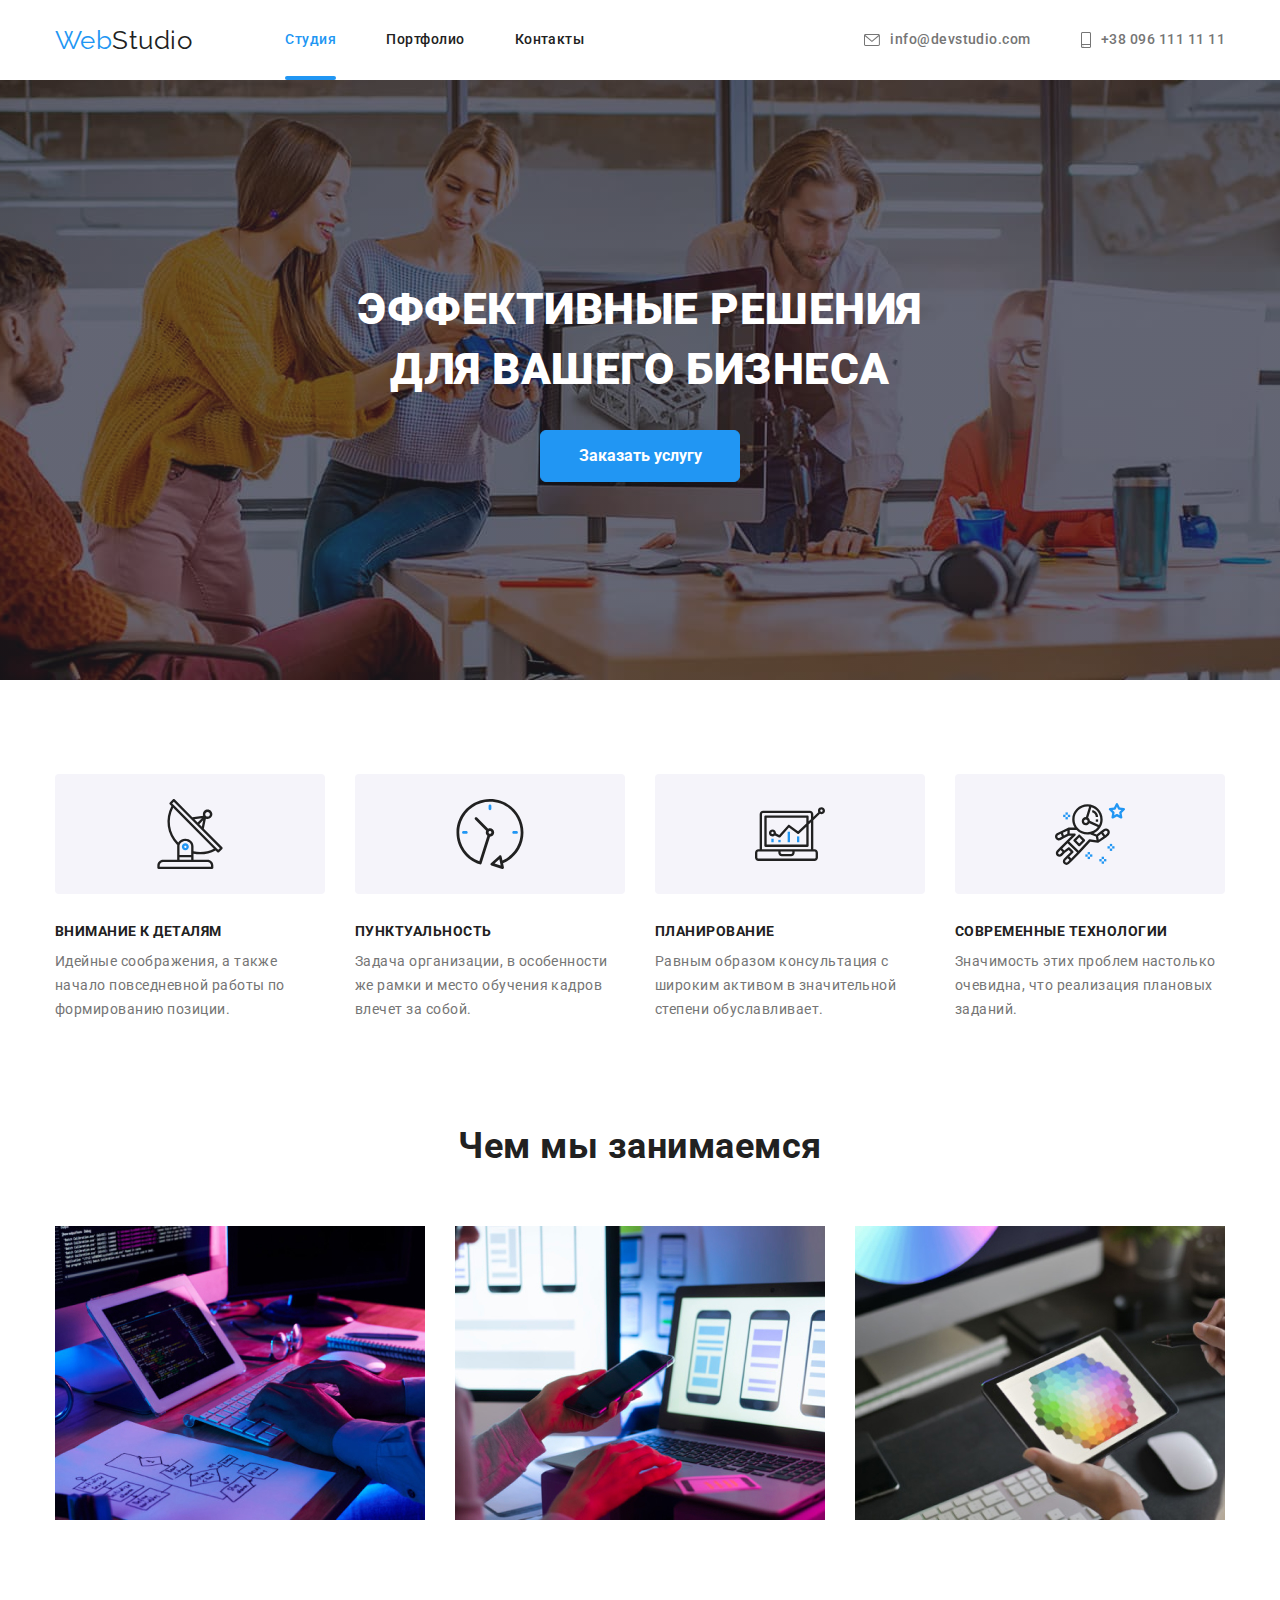
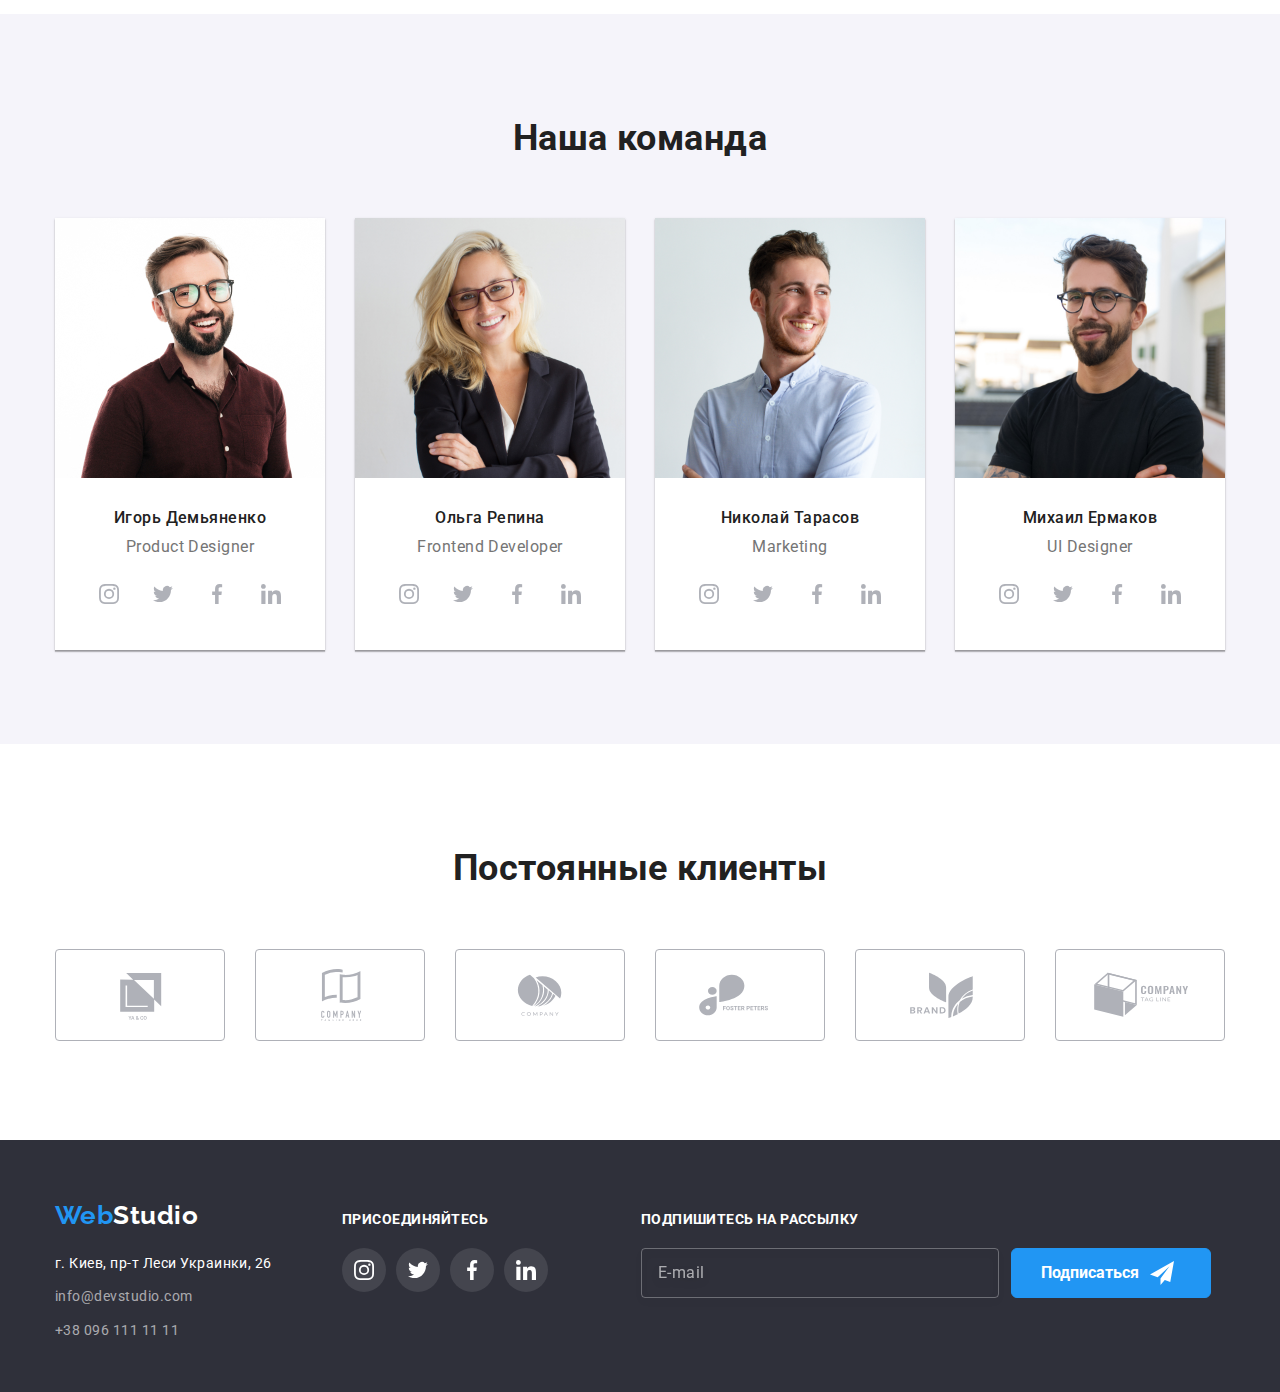
<file: index.html>
<!DOCTYPE html>
<html lang="ru">
<head>
    <meta charset="UTF-8">
    <meta http-equiv="X-UA-Compatible" content="IE=edge">
    <meta name="viewport" content="width=device-width, initial-scale=1.0">
    <link href="https://fonts.googleapis.com/css2?family=Raleway:wght@700&family=Roboto:wght@400;500;700;900&display=swap"
        rel="stylesheet">
    <link rel="stylesheet" href="https://cdnjs.cloudflare.com/ajax/libs/modern-normalize/1.1.0/modern-normalize.min.css">
    <link rel="stylesheet" href="./css/main.css">
    <title>Web Studio</title>
</head>
<body>
    <header class="header">
        <div class="container header-container">
            <a href="index.html" class="header__logo"><span class="header__title">Web</span>Studio</a>
            <nav>
                <ul class="site-nav list">
                    <li class="site-nav__item"><a href="./index.html" class="site-nav__link current">Студия</a></li>
                    <li class="site-nav__item"><a href="./portfolio.html" class="site-nav__link">Портфолио</a></li>
                    <li class="site-nav__item"><a href="" class="site-nav__link">Контакты</a></li>
                </ul>
            </nav>
            <ul class="nav-contact list">
                <li class="nav-contact__item"><a class="nav-contact__link" href="mailto:info@devstudio.com">
                    <svg class="nav-contact__icon" width="16" height="12">
                        <use href="./imgs/sprite.svg#envelope"></use>
                    </svg>
                info@devstudio.com</a></li>
                <li class="nav-contact__item"><a class="nav-contact__link" href="tel:+380961111111">
                    <svg class="nav-contact__icon" width="10" height="16">
                        <use href="./imgs/sprite.svg#smartphone"></use>
                    </svg>
                    +38 096 111 11 11</a></li>
            </ul>
        </div>
    </header>

    <!-- Hero -->
    <main>
        <section class="hero">
            <div class="hero-bcg">
                <div class="container hero-container">
                    <h1 class="hero__title">Эффективные решения <br> для вашего бизнеса</h1>
                    <button type="button" class="hero__button" data-open-modal>Заказать услугу</button>
                </div>
            </div>
        </section>

    <!-- Specialty -->
        <section class="section">
            <div class="container spec-container">
                <ul class="spec-list list">
                    <li class="spec-list__item">
                        <h3 class="spec-list__title">Внимание к деталям</h3>
                        <p class="spec-list__text">Идейные соображения, а также начало повседневной работы по формированию позиции.</p>
                    </li>
                    <li class="spec-list__item">
                        <h3 class="spec-list__title">Пунктуальность</h3>
                        <p class="spec-list__text">Задача организации, в особенности же рамки и место обучения кадров влечет за собой.
                        </p>
                    </li>
                    <li class="spec-list__item">
                        <h3 class="spec-list__title">Планирование</h3>
                        <p class="spec-list__text">Равным образом консультация с широким активом в значительной степени обуславливает.
                        </p>
                    </li>
                    <li class="spec-list__item">
                        <h3 class="spec-list__title">Современные технологии</h3>
                        <p class="spec-list__text">Значимость этих проблем настолько очевидна, что реализация плановых заданий.</p>
                    </li>
                </ul>
            </div>
        </section>

        <!-- work -->
        <section class="section no-padding">
            <div class="container">
                <h2 class="section-title">Чем мы занимаемся</h2>
                <ul class="work-list list">
                    <li class="work-list__item"><img src="./imgs/code.jpg" alt="Написание Кода" width="370" height="294"></li>
                    <li class="work-list__item"><img src="./imgs/phone.jpg" alt="Фотография на телефон" width="370" height="294"></li>
                    <li class="work-list__item"><img src="./imgs/tablet.jpg" alt="Дизайн на планшетеы" width="370" height="294"></li>
                </ul>
            </div>
        </section>

        <!-- team -->
        <section class="section team-bcg">
            <div class="container">
                <h2 class="section-title ">Наша команда</h2>
                <ul class="team-list list">
                    <li class="team-list__item">
                        <img src="./imgs/igor.jpg" alt="Игорь Демьяненко" width="270" height="260">
                        <div class="team-list__info">
                            <h3 class="team-list__name">Игорь Демьяненко</h3>
                            <p class="team-list__text">Product Designer</p>
                            <ul class="social-list list">
                                <li class="social-list__item" aria-label="Инстаграм"><a href="" class="social-list__link">
                                    <svg class="social-list__icon" width="20px" height="20px">
                                        <use href="./imgs/sprite.svg#instagram"></use>
                                    </svg>
                                    </a>
                                </li>
                                <li class="social-list__item" aria-label="Твиттер"><a href="" class="social-list__link">
                                    <svg class="social-list__icon" width="20px" height="20px">
                                        <use href="./imgs/sprite.svg#twitter"></use>
                                    </svg>
                                    </a>
                                </li>
                                <li class="social-list__item" aria-label="Фэйсбук"><a href="" class="social-list__link">
                                    <svg class="social-list__icon" width="20px" height="20px">
                                        <use href="./imgs/sprite.svg#facebook"></use>
                                    </svg>
                                    </a>
                                </li>
                                <li class="social-list__item" aria-label="ЛинкедИн"><a href="" class="social-list__link">
                                    <svg class="social-list__icon" width="20px" height="20px">
                                        <use href="./imgs/sprite.svg#linkedin"></use>
                                    </svg>
                                    </a>
                                </li>
                            </ul>
                        </div>   
                    </li>
                    <li class="team-list__item">
                        <img src="./imgs/olga.jpg" alt="Ольга Репина" width="270" height="260">
                        <div class="team-list__info">
                            <h3 class="team-list__name">Ольга Репина</h3>
                            <p class="team-list__text">Frontend Developer</p>
                            <ul class="social-list list">
                                <li class="social-list__item" aria-label="Инстаграм"><a href="" class="social-list__link">
                                        <svg class="social-list__icon" width="20px" height="20px">
                                            <use href="./imgs/sprite.svg#instagram"></use>
                                        </svg>
                                    </a>
                                </li>
                                <li class="social-list__item" aria-label="Твиттер"><a href="" class="social-list__link">
                                        <svg class="social-list__icon" width="20px" height="20px">
                                            <use href="./imgs/sprite.svg#twitter"></use>
                                        </svg>
                                    </a>
                                </li>
                                <li class="social-list__item" aria-label="Фэйсбук"><a href="" class="social-list__link">
                                        <svg class="social-list__icon" width="20px" height="20px">
                                            <use href="./imgs/sprite.svg#facebook"></use>
                                        </svg>
                                    </a>
                                </li>
                                <li class="social-list__item" aria-label="ЛинкедИн"><a href="" class="social-list__link">
                                        <svg class="social-list__icon" width="20px" height="20px">
                                            <use href="./imgs/sprite.svg#linkedin"></use>
                                        </svg>
                                    </a>
                                </li>
                            </ul>
                        </div>
                    </li>
                    <li class="team-list__item">
                        <img src="./imgs/nikolai.jpg" alt="Николай Тарасов" width="270" height="260">
                        <div class="team-list__info">
                            <h3 class="team-list__name">Николай Тарасов</h3>
                            <p class="team-list__text">Marketing</p>
                            <ul class="social-list list">
                                <li class="social-list__item" aria-label="Инстаграм"><a href="" class="social-list__link">
                                        <svg class="social-list__icon" width="20px" height="20px">
                                            <use href="./imgs/sprite.svg#instagram"></use>
                                        </svg>
                                    </a>
                                </li>
                                <li class="social-list__item" aria-label="Твиттер"><a href="" class="social-list__link">
                                        <svg class="social-list__icon" width="20px" height="20px">
                                            <use href="./imgs/sprite.svg#twitter"></use>
                                        </svg>
                                    </a>
                                </li>
                                <li class="social-list__item" aria-label="Фэйсбук"><a href="" class="social-list__link">
                                        <svg class="social-list__icon" width="20px" height="20px">
                                            <use href="./imgs/sprite.svg#facebook"></use>
                                        </svg>
                                    </a>
                                </li>
                                <li class="social-list__item" aria-label="ЛинкедИн"><a href="" class="social-list__link">
                                        <svg class="social-list__icon" width="20px" height="20px">
                                            <use href="./imgs/sprite.svg#linkedin"></use>
                                        </svg>
                                    </a>
                                </li>
                            </ul>
                        </div>                
                    </li>
                    <li class="team-list__item">
                            <img src="./imgs/mikhail.jpg" alt="Михаил Ермаков" width="270" height="260">
                            <div class="team-list__info">
                                <h3 class="team-list__name">Михаил Ермаков</h3>
                                <p class="team-list__text">UI Designer</p>
                                <ul class="social-list list">
                                    <li class="social-list__item" aria-label="Инстаграм"><a href="" class="social-list__link">
                                            <svg class="social-list__icon" width="20px" height="20px">
                                                <use href="./imgs/sprite.svg#instagram"></use>
                                            </svg>
                                        </a>
                                    </li>
                                    <li class="social-list__item" aria-label="Твиттер"><a href="" class="social-list__link">
                                            <svg class="social-list__icon" width="20px" height="20px">
                                                <use href="./imgs/sprite.svg#twitter"></use>
                                            </svg>
                                        </a>
                                    </li>
                                    <li class="social-list__item" aria-label="Фэйсбук"><a href="" class="social-list__link">
                                            <svg class="social-list__icon" width="20px" height="20px">
                                                <use href="./imgs/sprite.svg#facebook"></use>
                                            </svg>
                                        </a>
                                    </li>
                                    <li class="social-list__item" aria-label="ЛинкедИн"><a href="" class="social-list__link">
                                            <svg class="social-list__icon" width="20px" height="20px">
                                                <use href="./imgs/sprite.svg#linkedin"></use>
                                            </svg>
                                        </a>
                                    </li>
                                </ul>
                            </div>   
                    </li>
                </ul>
            </div>
        </section>

        <!-- clients -->
        <section class="section">
            <h2 class="section-title">
                Постоянные клиенты
            </h2>
            <ul class="clients-list list">
                <li class="clients-list__item">
                    <a href="" class="clients-list__link">
                        <svg class="clients-list__icon" width="170px" height="92px">
                            <use href="./imgs/sprite.svg#client-1"></use>
                        </svg>
                    </a>
                </li>
                <li class="clients-list__item">
                    <a href="" class="clients-list__link">
                        <svg class="clients-list__icon" width="170px" height="92px">
                            <use href="./imgs/sprite.svg#client-2"></use>
                        </svg>
                    </a>
                </li>
                <li class="clients-list__item">
                    <a href="" class="clients-list__link">
                        <svg class="clients-list__icon" width="170px" height="92px">
                            <use href="./imgs/sprite.svg#client-3"></use>
                        </svg>
                    </a>
                </li>
                <li class="clients-list__item">
                    <a href="" class="clients-list__link">
                        <svg class="clients-list__icon" width="170px" height="92px">
                            <use href="./imgs/sprite.svg#client-4"></use>
                        </svg>
                    </a>
                </li>
                <li class="clients-list__item">
                    <a href="" class="clients-list__link">
                        <svg class="clients-list__icon" width="170px" height="92px">
                            <use href="./imgs/sprite.svg#client-5"></use>
                        </svg>
                    </a>
                </li>
                <li class="clients-list__item">
                    <a href="" class="clients-list__link">
                        <svg class="clients-list__icon" width="170px" height="92px">
                            <use href="./imgs/sprite.svg#client-6"></use>
                        </svg>
                    </a>
                </li>
            </ul>
        </section>

    <!-- MODAL -->

    <div class="backdrop is-hidden" data-backdrop>
        <div class="modal">
            <button type="button" class="close-button" data-close-modal>
                <svg class="close-icon" width="11px" height="11px">
                    <use href="./imgs/sprite.svg#vector"></use>
                </svg>
            </button>

            <div class="modal-content">
                <h2 class="modal-title">Оставьте свои данные, мы вам перезвоним</h2>
                    
                <form class="callback-form">
                    <div class="form-field">
                        <label for="name">Имя</label>
                        <div class="input-wrap">
                            <input class="form-input" type="text" name="name" id="name">
                            <svg class="form-icon" width="18px" height="18px">
                                <use href="./imgs/sprite.svg#icon-user"></use>
                            </svg>
                        </div>
                    </div>
                    
                    <div class="form-field">
                        <label for="tel">Телефон</label>
                        <div class="input-wrap">
                            <input class="form-input" type="tel" name="tel" id="tel">
                            <svg class="form-icon" width="18px" height="18px">
                                <use href="./imgs/sprite.svg#icon-phone"></use>
                            </svg>
                        </div>
                    </div>
                    
                    <div class="form-field">
                        <label for="mail">Почта</label>
                        <div class="input-wrap">
                            <input class="form-input" type="email" name="mail" id="mail">
                            <svg class="form-icon" width="18px" height="18px">
                                <use href="./imgs/sprite.svg#icon-mail"></use>
                            </svg>
                        </div>
                    </div>
                    
                    <div class="form-field">
                        <label for="comment">Комментарий</label>
                        <textarea class="comment" name="comment" id="comment" placeholder="Введите текст"></textarea>
                    </div>
                    
                    <div class="policy-form">
                        <label>
                            <input class="checkbox" type="checkbox" name="policy" id="policy">
                            <span class="policy-icon"></span>
                                Соглашаюсь с рассылкой и принимаю <a href="" class="agreement-link"> Условия договора</a>
                                    
                        </label>
                    </div>                
                    <button type="submit" class="submit-button button">Отправить</button>
                </form>
            </div>
    </div>
</main>

    <!-- footer -->
    <footer class="foot">
        <div class="container container-footer">
            <div class="footer">
                <a href="./index.html" class="footer__logo"><span class="footer__title">Web</span>Studio</a>
                <ul class="footer-list list">
                    <li class="footer-list__item">
                        <address class="footer-list__address">г. Киев, пр-т Леси Украинки, 26</address>
                    </li>
                    <li class="footer-list__item"><a href="mailto:info@devstudio.com" class="footer-list__link">info@devstudio.com</a></li>
                    <li class="footer-list__item"><a href="tel:+380961111111" class="footer-list__link">+38 096 111 11 11</a></li>
                </ul>
            </div>
            <div class="footer footer-join">
                <h2 class="footer-join__title">присоединяйтесь</h2>
                <ul class="footer-join__list list">
                    <li class="footer-join__item">
                        <a class="footer-join__link" href="">
                            <svg class="footer-join__icon" width="20px" height="20px">
                                <use href="./imgs/sprite.svg#instagram"></use>
                            </svg>
                        </a>
                    </li>
                    <li class="footer-join__item">
                        <a class="footer-join__link" href="">
                            <svg class="footer-join__icon" width="20px" height="20px">
                                <use href="./imgs/sprite.svg#twitter"></use>
                            </svg>
                        </a>
                    </li>
                    <li class="footer-join__item">
                        <a class="footer-join__link" href="">
                            <svg class="footer-join__icon" width="20px" height="20px">
                                <use href="./imgs/sprite.svg#facebook"></use>
                            </svg>
                        </a>
                    </li>
                    <li class="footer-join__item">
                        <a class="footer-join__link" href="">
                            <svg class="footer-join__icon" width="20px" height="20px">
                                <use href="./imgs/sprite.svg#linkedin"></use>
                            </svg>
                        </a>
                    </li>
                </ul>
            </div>
            <div class="footer footer-singup">
                <h2 class="footer-signup__title">
                    Подпишитесь на рассылку</h2>
                <form class="footer-signup__form">
                    <label for="footer-signup__label"></label>
                    <input type="mail" class="footer-signup__input" name="mail" id="mail" placeholder="E-mail">
                    <button type="submit" class="footer-signup__button">Подписаться
                        <svg class="footer-signup__icon" width="24" height="24">
                            <use href="./imgs/sprite.svg#send-icon"></use>
                        </svg>
                    </button>
                </form>
            </div>
        </div>
    </footer>

    <script src="./js/modal.js"></script>
</body>
</html>
</file>
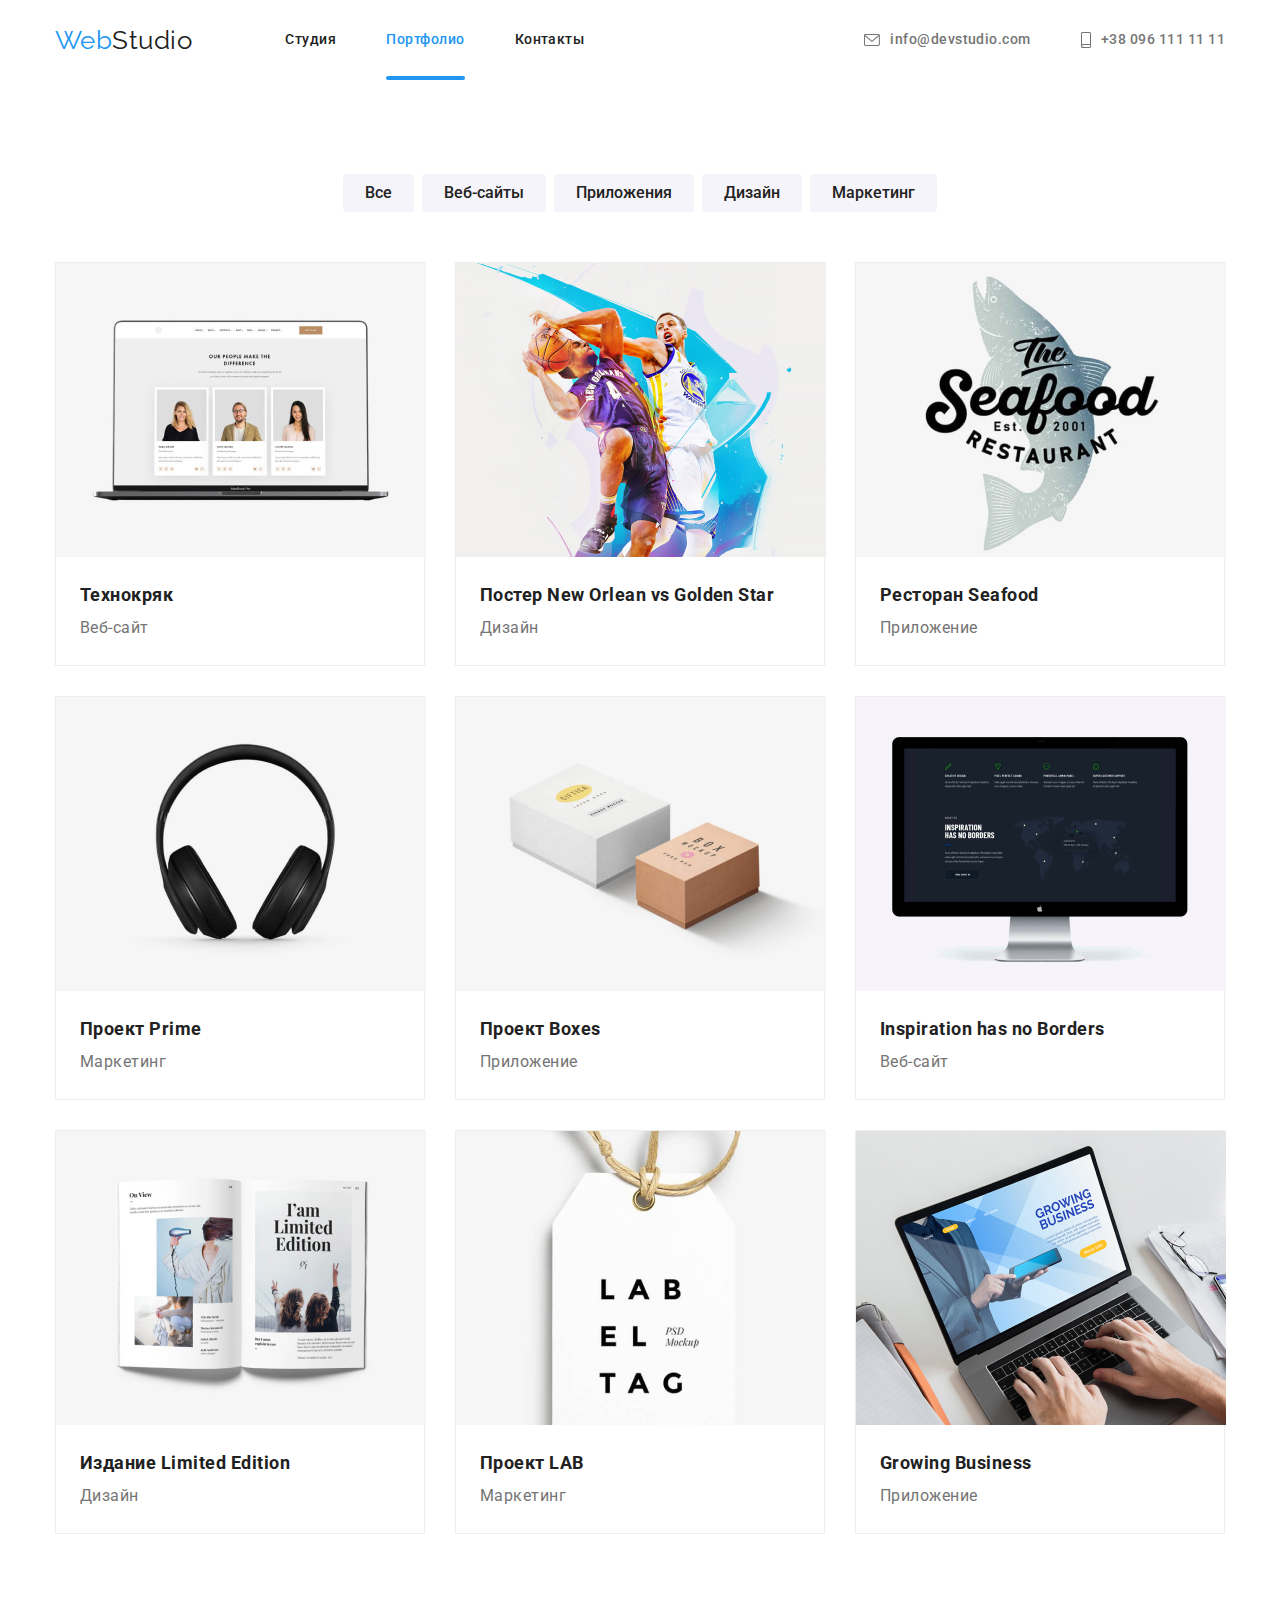
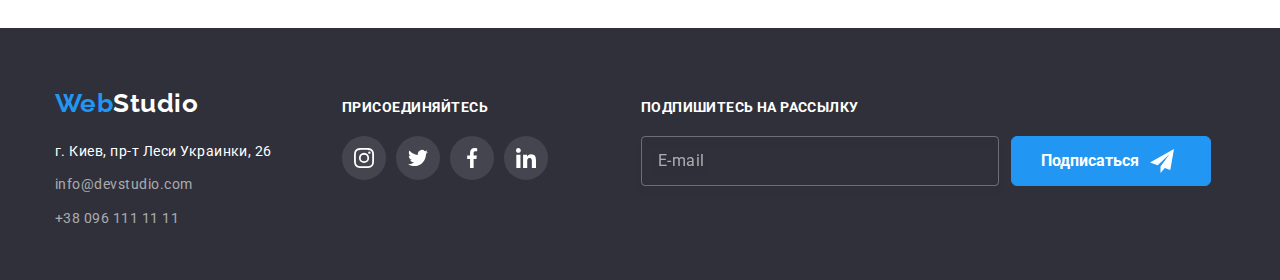
<file: portfolio.html>
<!DOCTYPE html>
<html lang="ru">
<head>
    <meta charset="UTF-8">
    <meta http-equiv="X-UA-Compatible" content="IE=edge">
    <meta name="viewport" content="width=device-width, initial-scale=1.0">
    <link href="https://fonts.googleapis.com/css2?family=Raleway:wght@700&family=Roboto:wght@400;500;700;900&display=swap"
            rel="stylesheet">
    <link rel="stylesheet" href="https://cdnjs.cloudflare.com/ajax/libs/modern-normalize/1.1.0/modern-normalize.min.css">
    <link rel="stylesheet" href="./css/main.css">
    <title>Portfolio</title>
</head>
<body>

<main>
    <header class="header">
        <div class="container header-container">
            <a href="index.html" class="header__logo"><span class="header__title">Web</span>Studio</a>
            <nav>
                <ul class="site-nav list">
                    <li class="site-nav__item"><a href="./index.html" class="site-nav__link">Студия</a></li>
                    <li class="site-nav__item"><a href="./portfolio.html" class="site-nav__link current">Портфолио</a></li>
                    <li class="site-nav__item"><a href="" class="site-nav__link">Контакты</a></li>
                </ul>
            </nav>
            <ul class="nav-contact list">
                <li class="nav-contact__item"><a class="nav-contact__link" href="mailto:info@devstudio.com">
                        <svg class="nav-contact__icon" width="16" height="12">
                            <use href="./imgs/sprite.svg#envelope"></use>
                        </svg>
                        info@devstudio.com</a></li>
                <li class="nav-contact__item"><a class="nav-contact__link" href="tel:+380961111111">
                        <svg class="nav-contact__icon" width="10" height="16">
                            <use href="./imgs/sprite.svg#smartphone"></use>
                        </svg>
                        +38 096 111 11 11</a></li>
            </ul>
        </div>
    </header>
        <section class="section">
            <div class="container">
                <ul class="select-list list">
                    <li class="item"><button type="button" class="select-button">Все</button></li>
                    <li class="item"><button type="button" class="select-button">Веб-сайты</button></li>
                    <li class="item"><button type="button" class="select-button">Приложения</button></li>
                    <li class="item"><button type="button" class="select-button">Дизайн</button></li>
                    <li class="item"><button type="button" class="select-button">Маркетинг</button></li>
                </ul>
            </div>
                <div class="container">
                    <ul class="portfolio-list list">
                        <li class="item">
                            <div class="portfolio-img">
                                <img src="./imgs/techno.jpg" alt="Технокряк" width="370" height="294">
                                <div class="overlay">
                                    <p>Технокряк это современная площадка распространения коронавируса. Компании используют эту платформу для
                                        цифрового
                                        шпионажа и атак на защищённые сервера конкурентов.</p>
                                </div>
                            </div>
                            <div class="portfolio-content">
                                <h3 class="portfolio-title">Технокряк</h3>
                                <p class="portfolio-text">Веб-сайт</p>
                            </div>
                        </li>
                        <li class="item">
                            <div class="portfolio-img">
                                <img src="./imgs/ball.jpg" alt="Постер Баскетбольной Игры" width="370" height="294">
                                <div class="overlay">
                                    <p>Технокряк это современная площадка распространения коронавируса. Компании используют эту платформу для
                                        цифрового
                                        шпионажа и атак на защищённые сервера конкурентов.</p>
                                </div>
                            </div>
                            <div class="portfolio-content">
                                <h3 class="portfolio-title">Постер New Orlean vs Golden Star</h3>
                                <p class="portfolio-text">Дизайн</p>
                            </div>
                        </li>
                        <li class="item">
                            <div class="portfolio-img">
                                <img src="./imgs/seafood.jpg" alt="Логотип ресторана сифуд" width="370" height="294">
                                <div class="overlay">
                                    <p>Технокряк это современная площадка распространения коронавируса. Компании используют эту платформу для
                                        цифрового
                                        шпионажа и атак на защищённые сервера конкурентов.</p>
                                </div>
                            </div>
                            <div class="portfolio-content">
                                <h3 class="portfolio-title">Ресторан Seafood</h3>
                                <p class="portfolio-text">Приложение</p>
                            </div>
                        </li>
                        <li class="item">
                            <div class="portfolio-img">
                                <img src="./imgs/headphones.jpg" alt="Наушники" width="370" height="294">
                                <div class="overlay">
                                    <p>Технокряк это современная площадка распространения коронавируса. Компании используют эту платформу для
                                        цифрового
                                        шпионажа и атак на защищённые сервера конкурентов.</p>
                                </div>
                            </div>
                            <div class="portfolio-content">
                                <h3 class="portfolio-title">Проект Prime</h3>
                                <p class="portfolio-text">Маркетинг</p>
                            </div>
                        </li>
                        <li class="item">
                            <div class="portfolio-img">
                                <img src="./imgs/boxes.jpg" alt="Коробки" width="370" height="294">
                                <div class="overlay">
                                    <p>Технокряк это современная площадка распространения коронавируса. Компании используют эту платформу для
                                        цифрового
                                        шпионажа и атак на защищённые сервера конкурентов.</p>
                                </div>
                            </div>
                            <div class="portfolio-content">
                                <h3 class="portfolio-title">Проект Boxes</h3>
                                <p class="portfolio-text">Приложение</p>
                            </div>
                        </li>
                        <li class="item">
                            <div class="portfolio-img">
                                <img src="./imgs/insp.jpg" alt="Компьютер" width="370" height="294">
                                <div class="overlay">
                                    <p>Технокряк это современная площадка распространения коронавируса. Компании используют эту платформу для
                                        цифрового
                                        шпионажа и атак на защищённые сервера конкурентов.</p>
                                </div>
                            </div>
                            <div class="portfolio-content">
                                <h3 class="portfolio-title">Inspiration has no Borders</h3>
                                <p class="portfolio-text">Веб-сайт</p>
                            </div>
                        </li>
                        <li class="item">
                            <div class="portfolio-img">
                                <img src="./imgs/limited-edition.jpg" alt="Журнал" width="370" height="294">
                                <div class="overlay">
                                    <p>Технокряк это современная площадка распространения коронавируса. Компании используют эту платформу для
                                        цифрового
                                        шпионажа и атак на защищённые сервера конкурентов.</p>
                                </div>
                            </div>
                            <div class="portfolio-content">
                                <h3 class="portfolio-title">Издание Limited Edition</h3>
                                <p class="portfolio-text">Дизайн</p>
                            </div>
                        </li>
                        <li class="item">
                            <div class="portfolio-img">
                                <img src="./imgs/lab-tag.jpg" alt="Лейбл" width="370" height="294">
                                <div class="overlay">
                                    <p>Технокряк это современная площадка распространения коронавируса. Компании используют эту платформу для
                                        цифрового
                                        шпионажа и атак на защищённые сервера конкурентов.</p>
                                </div>
                            </div>
                            <div class="portfolio-content">
                                <h3 class="portfolio-title">Проект LAB</h3>
                                <p class="portfolio-text">Маркетинг</p>
                            </div>
                        </li>
                        <li class="item">
                            <div class="portfolio-img">
                                <img src="./imgs/business.jpg" alt="Лэптоп" width="370" height="294">
                                <div class="overlay">
                                    <p>Технокряк это современная площадка распространения коронавируса. Компании используют эту платформу для
                                        цифрового
                                        шпионажа и атак на защищённые сервера конкурентов.</p>
                                </div>
                            </div>
                            <div class="portfolio-content">
                                <h3 class="portfolio-title">Growing Business</h3>
                                <p class="portfolio-text">Приложение</p>
                            </div>
                        </li>
                    </ul>
                </div>
        </section>


    </main>

    <footer class="foot">
        <div class="container container-footer">
            <div class="footer">
                <a href="./index.html" class="footer__logo"><span class="footer__title">Web</span>Studio</a>
                <ul class="footer-list list">
                    <li class="footer-list__item">
                        <address class="footer-list__address">г. Киев, пр-т Леси Украинки, 26</address>
                    </li>
                    <li class="footer-list__item"><a href="mailto:info@devstudio.com"
                            class="footer-list__link">info@devstudio.com</a></li>
                    <li class="footer-list__item"><a href="tel:+380961111111" class="footer-list__link">+38 096 111 11
                            11</a></li>
                </ul>
            </div>
            <div class="footer footer-join">
                <h2 class="footer-join__title">присоединяйтесь</h2>
                <ul class="footer-join__list list">
                    <li class="footer-join__item">
                        <a class="footer-join__link" href="">
                            <svg class="footer-join__icon" width="20px" height="20px">
                                <use href="./imgs/sprite.svg#instagram"></use>
                            </svg>
                        </a>
                    </li>
                    <li class="footer-join__item">
                        <a class="footer-join__link" href="">
                            <svg class="footer-join__icon" width="20px" height="20px">
                                <use href="./imgs/sprite.svg#twitter"></use>
                            </svg>
                        </a>
                    </li>
                    <li class="footer-join__item">
                        <a class="footer-join__link" href="">
                            <svg class="footer-join__icon" width="20px" height="20px">
                                <use href="./imgs/sprite.svg#facebook"></use>
                            </svg>
                        </a>
                    </li>
                    <li class="footer-join__item">
                        <a class="footer-join__link" href="">
                            <svg class="footer-join__icon" width="20px" height="20px">
                                <use href="./imgs/sprite.svg#linkedin"></use>
                            </svg>
                        </a>
                    </li>
                </ul>
            </div>
            <div class="footer footer-singup">
                <h2 class="footer-signup__title">
                    Подпишитесь на рассылку</h2>
                <form class="footer-signup__form">
                    <label for="footer-signup__label"></label>
                    <input type="mail" class="footer-signup__input" name="mail" id="mail" placeholder="E-mail">
                    <button type="submit" class="footer-signup__button">Подписаться
                        <svg class="footer-signup__icon" width="24" height="24">
                            <use href="./imgs/sprite.svg#send-icon"></use>
                        </svg>
                    </button>
                </form>
            </div>
        </div>
    </footer>

    
</body>
</html>
</file>
<file: css/main.css>
h1,
h2,
h3,
h4,
h5,
h6 {
  margin: 0;
}

p {
  margin: 0;
  padding: 0;
}

ul {
  margin: 0;
}

img {
  display: block;
}

button {
  cursor: pointer;
}

body {
  color: var(--secondary-text-color);
  background-color: var(--white-color);
  font-style: normal;
  font-weight: 400;
  font-family: roboto;
  letter-spacing: 0.03em;
}

.list {
  margin: 0;
  padding: 0;
  list-style: none;
}

.container {
  margin-left: auto;
  margin-right: auto;
  width: 1200px;
  padding-right: 15px;
  padding-left: 15px;
}

.section-title {
  margin-bottom: 50px;
  margin-top: 0;
  color: var(--title-text-color);
  font-weight: 700;
  font-size: 36px;
  line-height: 1.67;
  text-align: center;
}

.backdrop {
  position: fixed;
  top: 0;
  left: 0;
  width: 100%;
  height: 100%;
  background-color: rgba(0, 0, 0, 0.2);
  opacity: 1;
  transition: opacity 250ms var(--timing-function);
}

.backdrop.is-hidden {
  opacity: 0;
  pointer-events: none;
}

.backdrop.is-hidden .modal {
  transform: translate(-50%, -50%) scale(0.9);
}

.modal {
  position: absolute;
  top: 50%;
  left: 50%;
  transform: translate(-50%, -50%) scale(1);
  min-width: 528px;
  min-height: 581px;
  border-radius: 4px;
  background-color: #fff;
  transition: transform 250ms var(--timing-function);
}

.close-button {
  position: absolute;
  top: 8px;
  right: 8px;
  background-color: transparent;
  width: 30px;
  height: 30px;
  border: 1px solid rgba(0, 0, 0, 0.1);
  border-radius: 50%;
}

.close-button:hover .close-icon,
.close-button:focus .close-icon {
  fill: var(--accent-color);
}

.close-icon {
  position: absolute;
  top: 8px;
  right: 8px;
  fill: black;
}

:root {
  --title-text-color: #212121;
  --secondary-text-color: #757575;
  --accent-color: #2196f3;
  --white-color: #ffffff;
  --timing-function: cubic-bezier(0.4, 0, 0.2, 1);
}

.section {
  padding-top: 94px;
  padding-bottom: 94px;
}

.padding {
  padding-top: 94px;
}

.section.no-padding {
  padding-top: 0;
}

/* -----HEADER------ */
.header-container {
  display: flex;
  align-items: center;
}

.header__title {
  color: var(--accent-color);
  font-family: raleway;
  font-size: 26px;
  line-height: 1.19;
}

.header__logo {
  color: var(--title-text-color);
  font-family: raleway;
  font-size: 26px;
  line-height: 1.19;
  text-decoration: none;
  margin-right: 93px;
}

.site-nav {
  display: flex;
}

.site-nav__item:not(:last-child) {
  margin-right: 50px;
}

.site-nav__link {
  position: relative;
  display: block;
  padding-top: 32px;
  padding-bottom: 32px;
  text-decoration: none;
  color: var(--title-text-color);
  font-weight: 500;
  font-size: 14px;
  line-height: 1.14;
  transition: color 250ms var(--timing-function);
}

.site-nav__link:hover, .site-nav__link:focus {
  color: var(--accent-color);
  text-decoration: none;
}

.site-nav__link.current {
  color: var(--accent-color);
}

.site-nav__link.current::after {
  content: '';
  position: absolute;
  bottom: 0;
  left: 0;
  width: 100%;
  height: 4px;
  display: block;
  background-color: var(--accent-color);
  border-radius: 4px;
}

.nav-contact {
  display: flex;
  margin-left: auto;
  justify-content: flex-end;
}

.nav-contact__item:not(:last-child) {
  margin-right: 50px;
}

.nav-contact__link {
  display: inline-flex;
  align-items: center;
  padding-top: 32px;
  padding-bottom: 32px;
  color: var(--secondary-text-color);
  fill: var(--secondary-text-color);
  text-decoration: none;
  font-weight: 500;
  font-size: 14px;
  line-height: 1.14;
  transition: color 250ms var(--timing-function), fill 250ms var(--timing-function);
}

.nav-contact__link:hover, .nav-contact__link:focus {
  color: var(--accent-color);
  text-decoration: none;
  fill: var(--accent-color);
}

.nav-contact__icon {
  margin-right: 10px;
}

.hero {
  text-align: center;
  padding-top: 200px;
  padding-bottom: 200px;
  max-width: 1600px;
  height: 600px;
  background-image: linear-gradient(to right, rgba(47, 48, 58, 0.4), rgba(47, 48, 58, 0.4)), url(../imgs/hero-bcg.jpg);
  background-position: center;
  background-size: cover;
  background-repeat: no-repeat;
  background-color: #2f303a;
  margin: 0 auto;
}

.hero__title {
  color: var(--white-color);
  font-weight: 900;
  font-size: 44px;
  line-height: 1.36;
  margin-top: 0;
  margin-bottom: 30px;
  text-align: center;
  text-transform: uppercase;
}

.hero__button {
  display: inline-block;
  border: 1px solid var(--accent-color);
  border-radius: 6px;
  padding: 10px 32px;
  min-width: 200px;
  font-family: roboto;
  font-weight: 700;
  font-size: 16px;
  line-height: 1.87;
  text-align: center;
  cursor: pointer;
  background-color: var(--accent-color);
  color: var(--white-color);
}

.spec-list {
  display: flex;
  width: 1170px;
}

.spec-list__item {
  width: 270px;
  padding: 0;
}

.spec-list__item:not(:last-child) {
  margin-right: 30px;
}

.spec-list__item::before {
  margin-bottom: 30px;
}

.spec-list__item:nth-child(1):before {
  display: block;
  content: '';
  background-image: url(../imgs/attention-detail.svg);
  width: 270px;
  height: 120px;
  background-position: center;
  background-size: contain;
}

.spec-list__item:nth-child(2):before {
  display: block;
  content: '';
  background-image: url(../imgs/punctuality.svg);
  width: 270px;
  height: 120px;
  background-position: center;
  background-size: contain;
}

.spec-list__item:nth-child(3):before {
  display: block;
  content: '';
  background-image: url(../imgs/planning.svg);
  width: 270px;
  height: 120px;
  background-position: center;
  background-size: contain;
}

.spec-list__item:nth-child(4):before {
  display: block;
  content: '';
  background-image: url(../imgs/modern-tech.svg);
  width: 270px;
  height: 120px;
  background-position: center;
  background-size: contain;
}

.spec-list__title {
  color: var(--title-text-color);
  font-weight: 700;
  font-size: 14px;
  line-height: 1.14;
  text-transform: uppercase;
  margin-bottom: 10px;
}

.spec-list__text {
  font-size: 14px;
  line-height: 1.71;
  margin: 0;
}

.work-list {
  display: flex;
}

.work-list__item {
  width: 370px;
  margin-bottom: 0;
}

.work-list__item:not(:last-child) {
  margin-right: 30px;
}

.team-bcg {
  background-color: #f5f4fa;
}

.team-list {
  display: flex;
  margin-right: auto;
  margin-left: auto;
}

.team-list__item {
  background-color: var(--white-color);
  box-shadow: 0px 1px 3px rgba(0, 0, 0, 0.12), 0px 1px 1px rgba(0, 0, 0, 0.14), 0px 2px 1px rgba(0, 0, 0, 0.2);
}

.team-list__item:not(:last-child) {
  margin-right: 30px;
}

.team-list__info {
  padding-top: 30px;
  padding-bottom: 30px;
}

.team-list__name {
  margin-bottom: 10px;
  padding: 0;
  color: var(--title-text-color);
  font-weight: 500;
  font-size: 16px;
  line-height: 1.19;
  text-decoration: none;
  text-align: center;
}

.team-list__text {
  padding: 0;
  margin-bottom: 16px;
  color: var(--secondary-text-color);
  font-size: 16px;
  line-height: 1.19;
  text-decoration: none;
  text-align: center;
}

.social-list {
  display: flex;
  justify-content: center;
}

.social-list__item:not(:last-child) {
  margin-right: 10px;
}

.social-list__link {
  display: inline-block;
  background-color: transparent;
  width: 44px;
  height: 44px;
  border-radius: 50%;
  transition: background-color 250ms var(--timing-function);
}

.social-list__link:hover, .social-list__link:focus {
  width: 44px;
  height: 44px;
  background-color: var(--accent-color);
}

.social-list__link:hover .social-list__icon, .social-list__link:focus .social-list__icon {
  fill: var(--white-color);
}

.social-list__icon {
  margin: 12px;
  fill: #afb1b8;
  transition: fill 250ms var(--timing-function);
}

.clients-list {
  display: flex;
  justify-content: center;
}

.clients-list__item:not(:last-child) {
  margin-right: 30px;
}

.clients-list__link {
  display: inline-block;
  width: 170px;
  height: 92px;
  fill: #afb1b8;
  border: 1px solid #afb1b8;
  border-radius: 4px;
  transition: fill 250ms var(--timing-function), border-color 250ms var(--timing-function);
}

.clients-list__link:hover, .clients-list__link:focus {
  fill: var(--accent-color);
  border-color: var(--accent-color);
}

.select-list {
  display: flex;
  margin-bottom: 50px;
  justify-content: center;
}

.select-list .item:not(:last-child) {
  margin-right: 8px;
}

.select-button {
  padding-top: 6px;
  padding-bottom: 6px;
  padding-left: 22px;
  padding-right: 22px;
  border: transparent;
  border-radius: 4px;
  background-color: #f5f4fa;
  color: var(--title-text-color);
  font-family: Roboto;
  font-style: normal;
  font-weight: 500;
  font-size: 16px;
  line-height: 1.62;
  transition: background-color 250ms var(--timing-function), color 250ms var(--timing-function);
}

.select-button:hover, .select-button:focus {
  background-color: var(--accent-color);
  color: var(--white-color);
  cursor: pointer;
}

.portfolio-title {
  color: var(--title-text-color);
  font-weight: 700;
  font-size: 18px;
  line-height: 2;
}

.portfolio-content {
  padding-top: 20px;
  padding-bottom: 20px;
  padding-left: 24px;
}

.portfolio-text {
  font-size: 16px;
  line-height: 1.88;
}

.portfolio-list {
  display: flex;
  flex-wrap: wrap;
}

.portfolio-list .item {
  width: 370px;
  height: 404px;
  border: 1px solid #eeeeee;
  transition: box-shadow 250ms var(--timing-function);
}

.portfolio-list .item:not(:nth-child(3n)) {
  margin-right: 30px;
}

.portfolio-list .item:nth-child(-n + 6) {
  margin-bottom: 30px;
}

.portfolio-list .item:hover {
  box-shadow: 0px 1px 1px rgba(0, 0, 0, 0.12), 0px 4px 4px rgba(0, 0, 0, 0.06), 1px 4px 6px rgba(0, 0, 0, 0.16);
}

.portfolio-list .item:hover .overlay {
  transform: translateY(0);
}

.portfolio-list .item:hover .overlay p {
  color: var(--white-color);
  padding: 0;
  margin: 63px 24px;
  font-size: 18px;
  line-height: 1.56;
}

.portfolio-img {
  overflow: hidden;
  position: relative;
  width: 370px;
  height: 294px;
}

.overlay {
  position: absolute;
  top: 0;
  bottom: 0;
  width: 100%;
  height: 100%;
  background-color: rgba(33, 150, 243, 0.9);
  transform: translateY(100%);
  transition: transform 250ms var(--timing-function);
}

.border {
  border-bottom: 1px solid #ececec;
  width: 100%;
}

.foot {
  background-color: #2f303a;
  height: 252px;
  padding-top: 60px;
  padding-bottom: 60px;
}

.container-footer {
  display: flex;
  align-items: baseline;
}

.footer {
  display: flex;
  flex-direction: column;
}

.footer__logo {
  display: inline-block;
  margin-bottom: 20px;
  color: var(--white-color);
  font-family: Raleway;
  font-weight: 700;
  font-size: 26px;
  line-height: 1.19;
  text-decoration: none;
}

.footer__title {
  color: var(--accent-color);
  font-family: raleway;
  font-size: 26px;
  line-height: 1.19;
}

.footer-list__address {
  color: var(--white-color);
  font-style: normal;
  font-size: 14px;
  line-height: 1.74;
}

.footer-list__link {
  display: inline-block;
  color: rgba(255, 255, 255, 0.6);
  font-weight: 400;
  font-size: 14px;
  line-height: 1.74;
  text-decoration: none;
  transition: color 250ms var(--timing-function);
}

.footer-list__link:hover, .footer-list__link:focus {
  color: var(--accent-color);
  text-decoration: none;
}

.footer-list__item:not(:last-child) {
  margin-bottom: 9px;
}

.footer-join {
  margin-left: 70px;
}

.footer-join__title {
  color: var(--white-color);
  text-transform: uppercase;
  font-weight: 700;
  font-size: 14px;
  line-height: 1.14;
  margin-bottom: 20px;
}

.footer-join__list {
  display: flex;
  justify-content: center;
}

.footer-join__item:not(:last-child) {
  margin-right: 10px;
}

.footer-join__link {
  display: inline-block;
  background-color: rgba(255, 255, 255, 0.1);
  width: 44px;
  height: 44px;
  border-radius: 50%;
  transition: background-color 250ms var(--timing-function);
}

.footer-join__link:hover, .footer-join__link:focus {
  background-color: var(--accent-color);
  width: 44px;
  height: 44px;
  border-radius: 50%;
}

.footer-join__icon {
  margin: 12px;
  fill: var(--white-color);
}

.footer-signup__title {
  margin-left: 93px;
  margin-bottom: 20px;
  font-weight: 700;
  font-size: 14px;
  line-height: 1.14;
  letter-spacing: 0.03em;
  text-transform: uppercase;
  color: #ffffff;
}

.footer-signup__form {
  margin-left: 93px;
  display: flex;
  align-items: center;
}

.footer-signup__input {
  height: 50px;
  width: 358px;
  padding-left: 16px;
  color: var(--white-color);
  background-color: transparent;
  border: 1px solid rgba(255, 255, 255, 0.3);
  filter: drop-shadow(0px 4px 4px rgba(0, 0, 0, 0.15));
  border-radius: 4px;
}

.footer-signup__input::placeholder {
  font-weight: normal;
  font-size: 16px;
  line-height: 1.25;
  letter-spacing: 0.03em;
  color: rgba(255, 255, 255, 0.6);
}

.footer-signup__input:focus {
  border: 1px solid var(--accent-color);
  outline: none;
}

.footer-signup__button {
  display: flex;
  align-items: center;
  margin-left: 12px;
  border: 1px solid var(--accent-color);
  border-radius: 6px;
  padding-top: 10px;
  padding-bottom: 10px;
  padding-left: 29px;
  width: 200px;
  height: 50px;
  font-family: roboto;
  font-weight: 700;
  font-size: 16px;
  line-height: 1.87;
  text-align: center;
  cursor: pointer;
  background-color: var(--accent-color);
  color: var(--white-color);
  fill: var(--white-color);
}

.footer-signup__icon {
  margin-left: 11px;
}

.modal-content {
  padding-top: 50px;
  padding-left: 30px;
  padding-right: 30px;
  padding-bottom: 30px;
}

.modal-title {
  color: var(--title-text-color);
  font-weight: 700;
  font-size: 20px;
  line-height: 1.15;
  text-align: center;
}

.callback-form {
  width: 448px;
  margin-top: 12px;
  margin-right: auto;
  margin-left: auto;
}

.form-field {
  position: relative;
  display: flex;
  flex-direction: column;
  margin-bottom: 10px;
  transition: color 250ms var(--timing-function);
}

.form-field:hover, .form-field:focus {
  color: var(--accent-color);
}

.form-field label {
  color: var(--secondary-text-color);
  margin-bottom: 4px;
  font-size: 12px;
  line-height: 1.16;
}

.input-wrap {
  position: relative;
}

.form-input {
  width: 448px;
  height: 40px;
  padding: 12px;
  padding-left: 42px;
  font-size: 12px;
  line-height: 1.16;
  border: 1px solid rgba(33, 33, 33, 0.2);
  border-radius: 4px;
}

.form-input:focus {
  border: 1px solid var(--accent-color);
  outline: none;
}

.form-field:focus-within .form-icon {
  fill: var(--accent-color);
}

.form-field:focus-within {
  border-color: var(--accent-color);
}

.form-field textarea {
  position: relative;
  width: 448px;
  height: 120px;
  font-size: 12px;
  padding: 12px;
  border: 1px solid rgba(33, 33, 33, 0.2);
  border-radius: 4px;
  resize: none;
}

.form-field textarea:focus {
  border: 1px solid var(--accent-color);
  outline: none;
}

.form-field textarea::placeholder {
  color: rgba(117, 117, 117, 0.5);
  font-size: 12px;
  line-height: 1.16;
}

.form-icon {
  position: absolute;
  top: 50%;
  left: 12px;
  transform: translateY(-50%);
  fill: var(--title-text-color);
}

.policy-form {
  text-align: center;
  font-weight: 400;
  font-size: 14px;
  line-height: 1.71;
  letter-spacing: 0.03em;
  margin-top: 20px;
  margin-bottom: 30px;
}

.checkbox {
  -webkit-appearance: none;
  -moz-appearance: none;
  appearance: none;
  position: absolute;
}

.policy-form label {
  display: inline-flex;
  align-items: center;
}

.policy-icon {
  display: inline-block;
  align-items: center;
  margin-right: 8.38px;
  border: 2px solid black;
  width: 16px;
  height: 15px;
  border-radius: 2px;
}

.checkbox:checked + .policy-icon {
  border-color: transparent;
  background-color: var(--accent-color);
  background-image: url(../imgs/check.svg);
  padding: 3px;
  background-size: contain;
  background-repeat: no-repeat;
  border-radius: 2px;
}

.agreement-link {
  display: inline;
  color: var(--accent-color);
  margin-left: 5px;
}

.submit-button {
  width: 200px;
  height: 50px;
  margin-left: 124px;
  box-shadow: 0px 4px 4px rgba(0, 0, 0, 0.15);
}
/*# sourceMappingURL=main.css.map */
</file>
